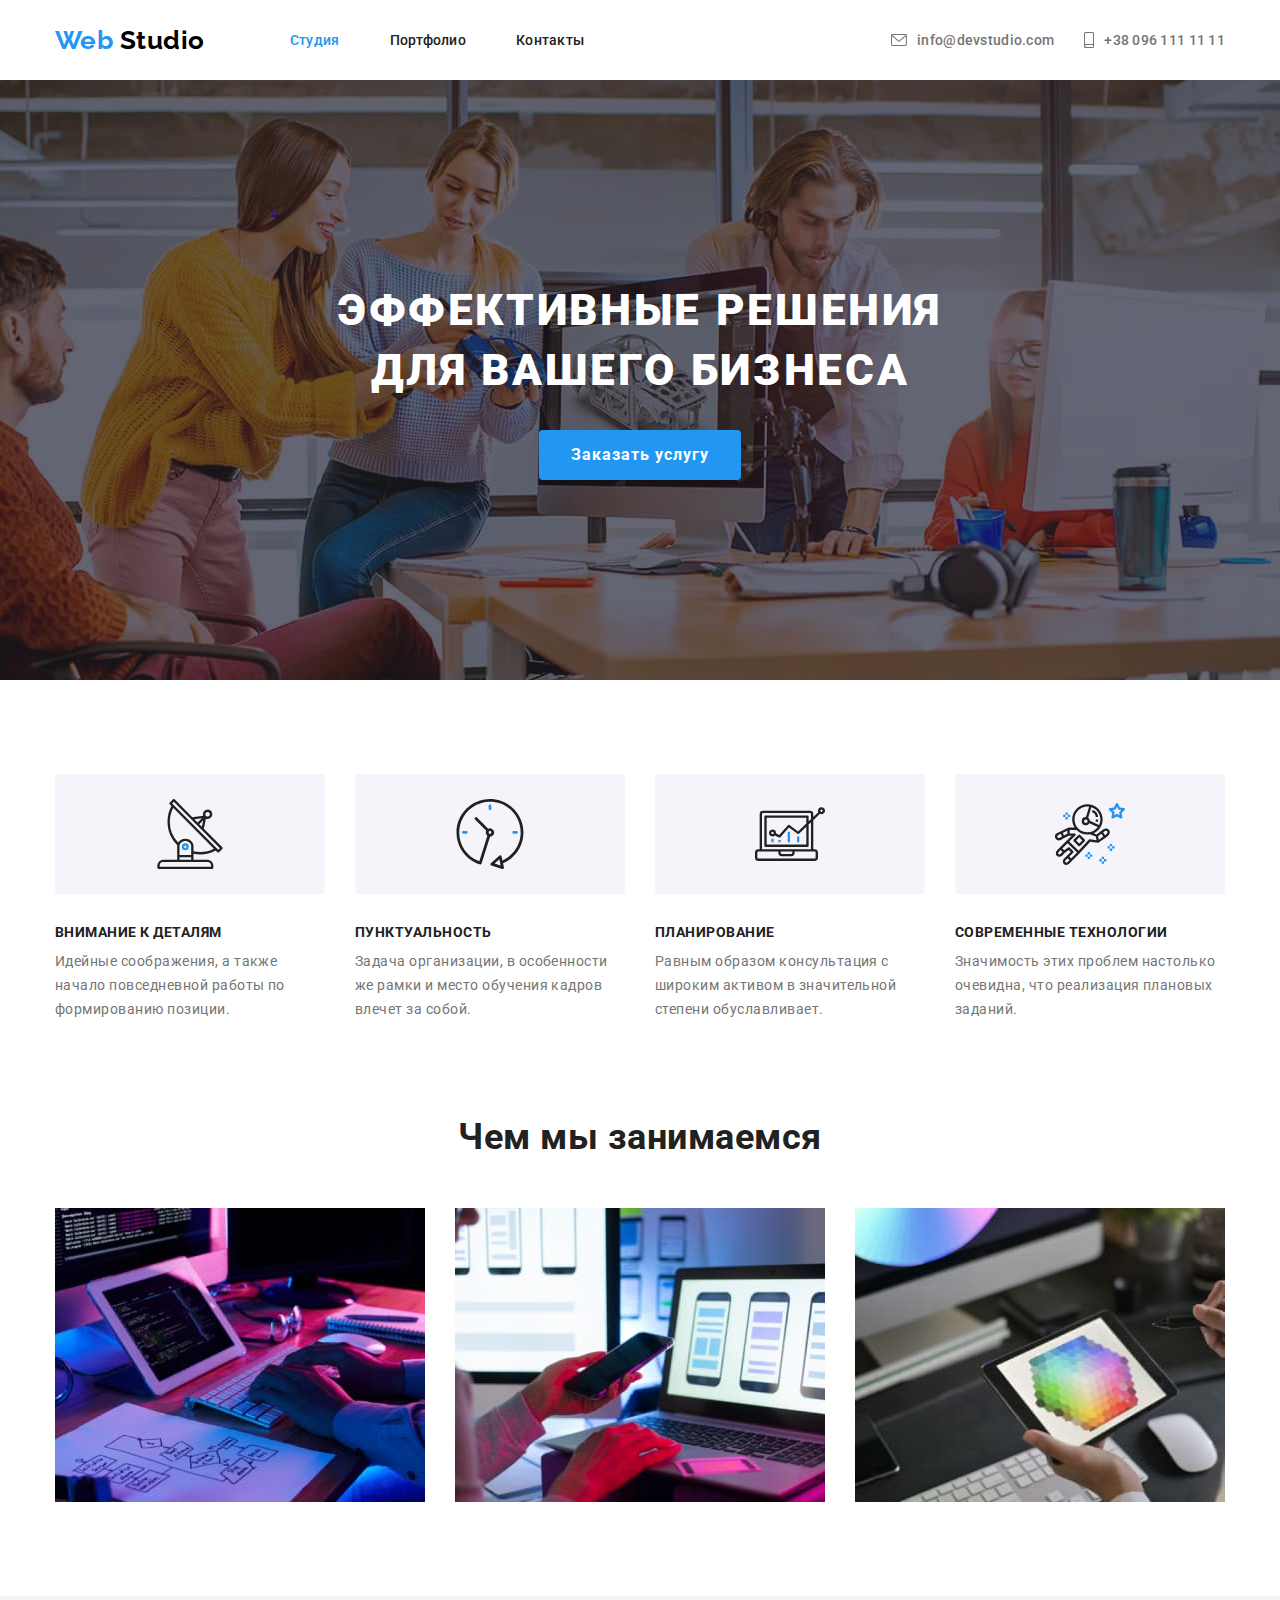
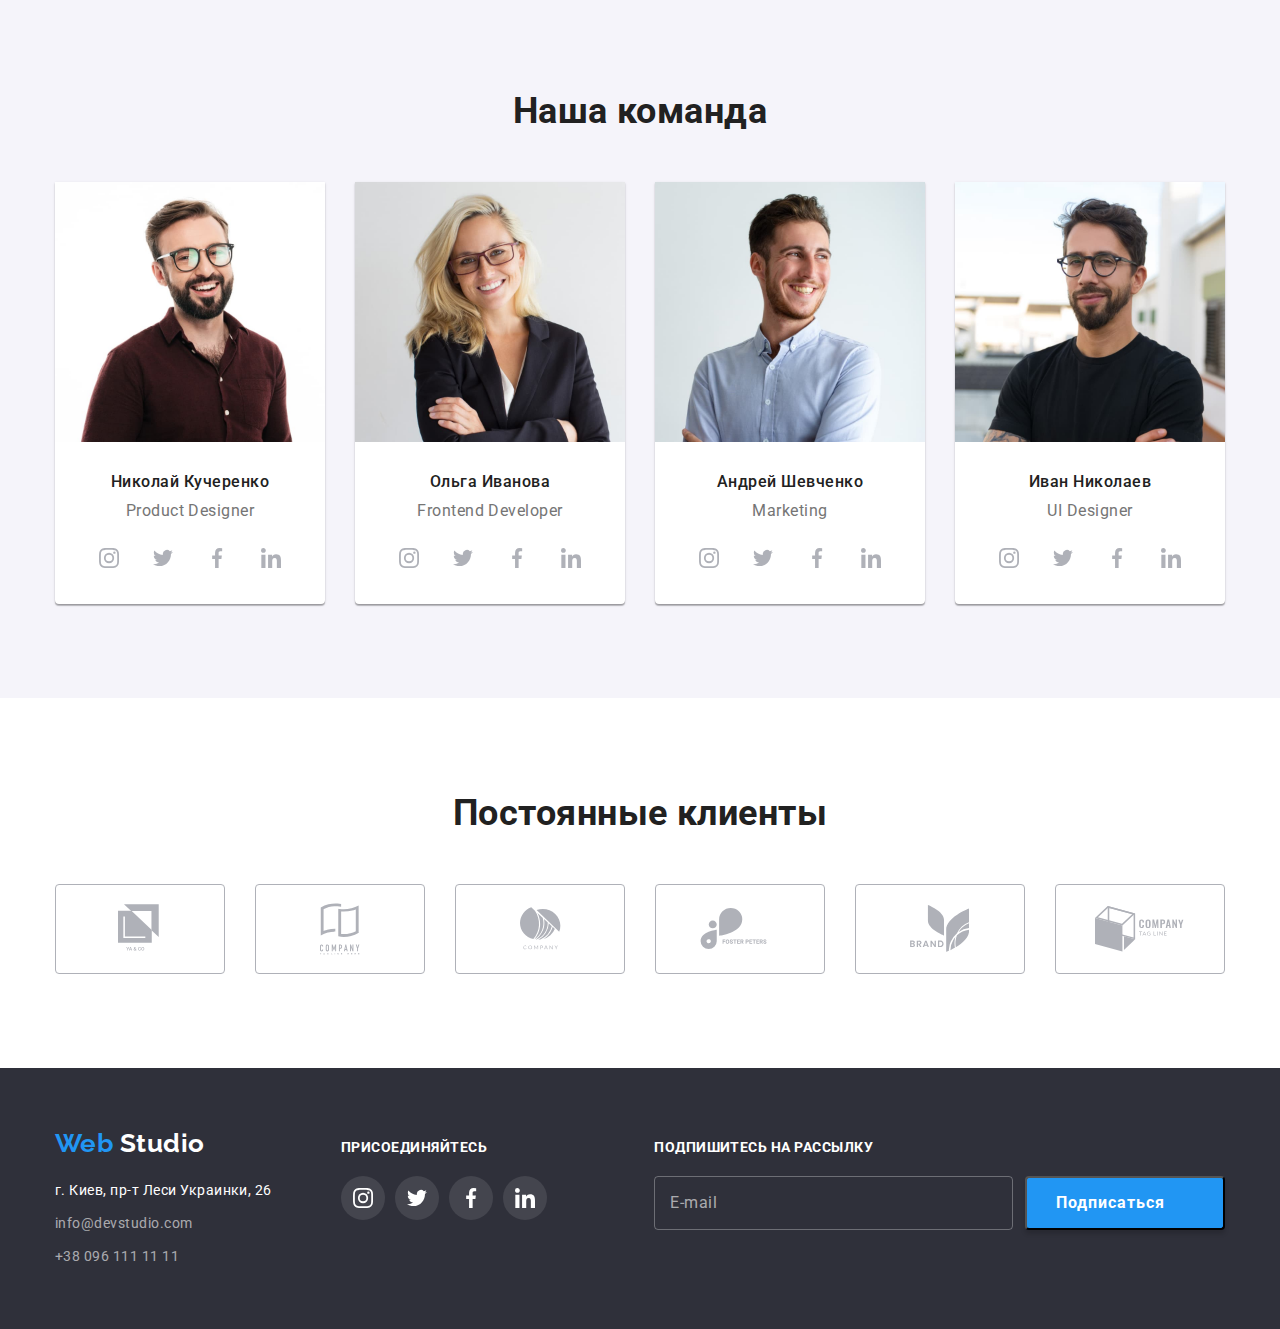
<file: index.html>
<!DOCTYPE html>
<html lang="ru">
    <head>
        <meta charset="UTF-8" />
        <meta name="viewport" content="width=device-width, initial-scale=1.0" />
        <title>Studio</title>
        <link href="https://fonts.googleapis.com/css2?family=Raleway:wght@700&family=Roboto:wght@400;500;700;900&display=swap" rel="stylesheet" />
        <link rel="stylesheet" href="./css/normalize.css" />
        <link rel="stylesheet" href="./css/styles.css" />
        <link rel="stylesheet" href="./css/studio.css" />
    </head>
    <body>
        <header>
            <div class="container page-header">
                <nav class="header-nav">
                    <a href="./" class="logo"> <span>Web </span>Studio</a>
                    <ul class="site-nav list">
                        <li class="item"><a href="./index.html" class="link current">Студия</a></li>
                        <li class="item"><a href="./portfolio.html" class="link">Портфолио</a></li>
                        <li class="item"><a href="#" class="link">Контакты</a></li>
                    </ul>
                </nav>
                <ul class="contacts list">
                    <li class="contacts item">
                        <a href="mailto:info@devstudio.com" class="link" target="_blank" rel="noopener noreferrer">
                            <svg class="contacts-icon envelope">
                                <use href="./images/sprite.svg#icon-envelope"></use>
                            </svg>
                            info@devstudio.com
                        </a>
                    </li>
                    <li class="contacts item">
                        <a href="tel:+380961111111" class="link" target="_blank" rel="noopener noreferrer">
                            <svg class="contacts-icon smartphone">
                                <use href="./images/sprite.svg#icon-smartphone"></use>
                            </svg>
                            +38 096 111 11 11
                        </a>
                    </li>
                </ul>
            </div>
        </header>
        <main>
            <!--Герой-->
            <section class="hero">
                <div class="hero-container">
                    <h1 class="hero-title">Эффективные решения для вашего бизнеса</h1>
                    <button type="button" class="btn-main">Заказать услугу</button>
                </div>
            </section>
            <!--Преимущества-->
            <section class="features no-padding">
                <div class="container">
                    <h2 hidden class="visually-hidden">Advantage</h2>
                    <ul class="features-list list">
                        <li class="features-item">
                            <div class="features-icon-bg">
                                <svg class="features-icon">
                                    <use href="./images/sprite.svg#icon-antenna"></use>
                                </svg>
                            </div>
                            <h3 class="features-title">Внимание к деталям</h3>
                            <p>Идейные соображения, а также начало повседневной работы по формированию позиции.</p>
                        </li>
                        <li class="features-item">
                            <div class="features-icon-bg">
                                <svg class="features-icon">
                                    <use href="./images/sprite.svg#icon-clock"></use>
                                </svg>
                            </div>
                            <h3 class="features-title">Пунктуальность</h3>
                            <p>Задача организации, в особенности же рамки и место обучения кадров влечет за собой.</p>
                        </li>
                        <li class="features-item">
                            <div class="features-icon-bg">
                                <svg class="features-icon">
                                    <use href="./images/sprite.svg#icon-diagram"></use>
                                </svg>
                            </div>
                            <h3 class="features-title">Планирование</h3>
                            <p>Равным образом консультация с широким активом в значительной степени обуславливает.</p>
                        </li>
                        <li class="features-item">
                            <div class="features-icon-bg">
                                <svg class="features-icon">
                                    <use href="./images/sprite.svg#icon-astronaut"></use>
                                </svg>
                            </div>
                            <h3 class="features-title">Современные технологии</h3>
                            <p>Значимость этих проблем настолько очевидна, что реализация плановых заданий.</p>
                        </li>
                    </ul>
                </div>
            </section>
            <!--Чем мы занимаемся-->
            <section class="services">
                <div class="container">
                    <h2 class="section-title">Чем мы занимаемся</h2>
                    <ul class="services-list list">
                        <li class="flex-element">
                            <img src="./images/img1.jpg" alt="Десктопные приложения" width="370" />
                        </li>
                        <li class="flex-element">
                            <img src="./images/img2.jpg" alt="Мобильные приложения" width="370" />
                        </li>
                        <li class="flex-element">
                            <img src="./images/img3.jpg" alt="Дизайнерские решения веб" width="370" />
                        </li>
                    </ul>
                </div>
            </section>
            <!--Наша команда-->
            <section class="team">
                <div class="container">
                    <h2 class="section-title">Наша команда</h2>
                    <ul class="team-list list">
                        <li class="team-card">
                            <img src="images/img4.jpg" alt="Николай Кучеренко" width="270" />
                            <div class="team-main-info">
                                <h3>Николай Кучеренко</h3>
                                <p>Product Designer</p>
                                <ul class="social-icons-list list">
                                    <li class="social-icons-item">
                                        <a href="#" class="social-icons-link" target="_blank" rel="noopener noreferrer" aria-label="ссылка на Инстаграм">
                                            <svg class="social-icon" width="20" height="20">
                                                <use href="./images/sprite.svg#icon-instagram"></use>
                                            </svg>
                                        </a>
                                    </li>
                                    <li class="social-icons-item">
                                        <a href="#" class="social-icons-link" target="_blank" rel="noopener norefferer" aria-label="ссылка на Твиттер">
                                            <svg class="social-icon" width="20" height="20">
                                                <use href="./images/sprite.svg#icon-twitter"></use>
                                            </svg>
                                        </a>
                                    </li>
                                    <li class="social-icons-item">
                                        <a href="#" class="social-icons-link" target="_blank" rel="noopener norefferer" aria-label="ссылка на Фейсбук">
                                            <svg class="social-icon" width="20" height="20">
                                                <use href="./images/sprite.svg#icon-facebook"></use>
                                            </svg>
                                        </a>
                                    </li>
                                    <li class="social-icons-item">
                                        <a href="#" class="social-icons-link" target="_blank" rel="noopener norefferer" aria-label="ссылка на Линкэдин">
                                            <svg class="social-icon" width="20" height="20">
                                                <use href="./images/sprite.svg#icon-linkedin"></use>
                                            </svg>
                                        </a>
                                    </li>
                                </ul>
                            </div>
                        </li>
                        <li class="team-card">
                            <img src="./images/img5.jpg" alt="Ольга Иванова" width="270" />
                            <div class="team-main-info">
                                <h3>Ольга Иванова</h3>
                                <p>Frontend Developer</p>
                                <ul class="social-icons-list list">
                                    <li class="social-icons-item">
                                        <a href="#" class="social-icons-link" target="_blank" rel="noopener noreferrer" aria-label="ссылка на Инстаграм">
                                            <svg class="social-icon" width="20" height="20">
                                                <use href="./images/sprite.svg#icon-instagram"></use>
                                            </svg>
                                        </a>
                                    </li>
                                    <li class="social-icons-item">
                                        <a href="#" class="social-icons-link" target="_blank" rel="noopener norefferer" aria-label="ссылка на Твиттер">
                                            <svg class="social-icon" width="20" height="20">
                                                <use href="./images/sprite.svg#icon-twitter"></use>
                                            </svg>
                                        </a>
                                    </li>
                                    <li class="social-icons-item">
                                        <a href="#" class="social-icons-link" target="_blank" rel="noopener norefferer" aria-label="ссылка на Фейсбук">
                                            <svg class="social-icon" width="20" height="20">
                                                <use href="./images/sprite.svg#icon-facebook"></use>
                                            </svg>
                                        </a>
                                    </li>
                                    <li class="social-icons-item">
                                        <a href="#" class="social-icons-link" target="_blank" rel="noopener norefferer" aria-label="ссылка на Линкэдин">
                                            <svg class="social-icon" width="20" height="20">
                                                <use href="./images/sprite.svg#icon-linkedin"></use>
                                            </svg>
                                        </a>
                                    </li>
                                </ul>
                            </div>
                        </li>
                        <li class="team-card">
                            <img src="./images/img6.jpg" alt="Андрей Шевченко" width="270" />
                            <div class="team-main-info">
                                <h3>Андрей Шевченко</h3>
                                <p>Marketing</p>
                                <ul class="social-icons-list list">
                                    <li class="social-icons-item">
                                        <a href="#" class="social-icons-link" target="_blank" rel="noopener noreferrer" aria-label="ссылка на Инстаграм">
                                            <svg class="social-icon" width="20" height="20">
                                                <use href="./images/sprite.svg#icon-instagram"></use>
                                            </svg>
                                        </a>
                                    </li>
                                    <li class="social-icons-item">
                                        <a href="#" class="social-icons-link" target="_blank" rel="noopener norefferer" aria-label="ссылка на Твиттер">
                                            <svg class="social-icon" width="20" height="20">
                                                <use href="./images/sprite.svg#icon-twitter"></use>
                                            </svg>
                                        </a>
                                    </li>
                                    <li class="social-icons-item">
                                        <a href="#" class="social-icons-link" target="_blank" rel="noopener norefferer" aria-label="ссылка на Фейсбук">
                                            <svg class="social-icon" width="20" height="20">
                                                <use href="./images/sprite.svg#icon-facebook"></use>
                                            </svg>
                                        </a>
                                    </li>
                                    <li class="social-icons-item">
                                        <a href="#" class="social-icons-link" target="_blank" rel="noopener norefferer" aria-label="ссылка на Линкэдин">
                                            <svg class="social-icon" width="20" height="20">
                                                <use href="./images/sprite.svg#icon-linkedin"></use>
                                            </svg>
                                        </a>
                                    </li>
                                </ul>
                            </div>
                        </li>
                        <li class="team-card">
                            <img src="./images/img7.jpg" alt="Иван Николаев" width="270" />
                            <div class="team-main-info">
                                <h3>Иван Николаев</h3>
                                <p>UI Designer</p>
                                <ul class="social-icons-list list">
                                    <li class="social-icons-item">
                                        <a href="#" class="social-icons-link" target="_blank" rel="noopener noreferrer" aria-label="ссылка на Инстаграм">
                                            <svg class="social-icon" width="20" height="20">
                                                <use href="./images/sprite.svg#icon-instagram"></use>
                                            </svg>
                                        </a>
                                    </li>
                                    <li class="social-icons-item">
                                        <a href="#" class="social-icons-link" target="_blank" rel="noopener norefferer" aria-label="ссылка на Твиттер">
                                            <svg class="social-icon" width="20" height="20">
                                                <use href="./images/sprite.svg#icon-twitter"></use>
                                            </svg>
                                        </a>
                                    </li>
                                    <li class="social-icons-item">
                                        <a href="#" class="social-icons-link" target="_blank" rel="noopener norefferer" aria-label="ссылка на Фейсбук">
                                            <svg class="social-icon" width="20" height="20">
                                                <use href="./images/sprite.svg#icon-facebook"></use>
                                            </svg>
                                        </a>
                                    </li>
                                    <li class="social-icons-item">
                                        <a href="#" class="social-icons-link" target="_blank" rel="noopener norefferer" aria-label="ссылка на Линкэдин">
                                            <svg class="social-icon" width="20" height="20">
                                                <use href="./images/sprite.svg#icon-linkedin"></use>
                                            </svg>
                                        </a>
                                    </li>
                                </ul>
                            </div>
                        </li>
                    </ul>
                </div>
            </section>
            <!--Наши клиенты-->
            <section class="clients">
                <div class="container studio">
                    <h2 class="section-title">Постоянные клиенты</h2>
                    <ul class="clients-list list">
                        <li class="clients-item">
                            <a href="#" class="clients-link" target="_blank" rel="noopener noreferrer" aria-label="YA&KO">
                                <svg class="clients-icon" width="45" height="50">
                                    <use href="./images/sprite.svg#icon-logo1"></use>
                                </svg>
                            </a>
                        </li>
                        <li class="clients-item">
                            <a href="#" class="clients-link" target="_blank" rel="noopener noreferrer" aria-label="Company Tagline Here">
                                <svg class="clients-icon" width="40" height="52">
                                    <use href="./images/sprite.svg#icon-logo2"></use>
                                </svg>
                            </a>
                        </li>
                        <li class="clients-item">
                            <a href="#" class="clients-link" target="_blank" rel="noopener noreferrer" aria-label="Company">
                                <svg class="clients-icon" width="41" height="43">
                                    <use href="./images/sprite.svg#icon-logo3"></use>
                                </svg>
                            </a>
                        </li>
                        <li class="clients-item">
                            <a href="#" class="clients-link" target="_blank" rel="noopener noreferrer" aria-label="Foster Peretrs">
                                <svg class="clients-icon" width="80" height="42">
                                    <use href="./images/sprite.svg#icon-logo4"></use>
                                </svg>
                            </a>
                        </li>
                        <li class="clients-item">
                            <a href="#" class="clients-link" target="_blank" rel="noopener noreferrer" aria-label="Brand">
                                <svg class="clients-icon" width="59" height="47">
                                    <use href="./images/sprite.svg#icon-logo5"></use>
                                </svg>
                            </a>
                        </li>
                        <li class="clients-item">
                            <a href="#" class="clients-link" target="_blank" rel="noopener noreferrer" aria-label="Company Tag Line">
                                <svg class="clients-icon" width="89" height="46">
                                    <use href="./images/sprite.svg#icon-logo6"></use>
                                </svg>
                            </a>
                        </li>
                    </ul>
                </div>
            </section>
        </main>

        <!-- Футер -->

        <footer class="footer">
            <div class="footer-flexbox container">
                <div class="footer-block-contacts">
                    <div class="footer-address-contacts">
                        <a href="./" class="logo logo-footer"> <span>Web </span>Studio</a>
                        <address class="address">
                            <ul class="list">
                                <li class="address-item">г. Киев, пр-т Леси Украинки, 26</li>
                                <li class="address-contacts">
                                    <a href="mailto:info@devstudio.com" class="link" target="_blank" rel="noopener noreferrer">
                                        info@devstudio.com
                                    </a>
                                </li>
                                <li class="address-contacts">
                                    <a href="tel:+380961111111" class="link" target="_blank" rel="noopener noreferrer">
                                        +38 096 111 11 11
                                    </a>
                                </li>
                            </ul>
                        </address>
                    </div>
                    <div class="footer-social-contacts">
                        <p>
                            <b class="call-to-activity">Присоединяйтесь</b>
                        </p>
                        <ul class="footer-social-icons-list list">
                            <li class="footer-social-icons-item">
                                <a href="#" class="footer-social-icons-link" target="_blank" rel="noopener noreferrer" aria-label="ссылка на Инстаграм">
                                    <svg class="footer-social-icon" width="20" height="20">
                                        <use href="./images/sprite.svg#icon-instagram"></use>
                                    </svg>
                                </a>
                            </li>
                            <li class="footer-social-icons-item">
                                <a href="#" class="footer-social-icons-link" target="_blank" rel="noopener norefferer" aria-label="ссылка на Твиттер">
                                    <svg class="footer-social-icon" width="20" height="20">
                                        <use href="./images/sprite.svg#icon-twitter"></use>
                                    </svg>
                                </a>
                            </li>
                            <li class="footer-social-icons-item">
                                <a href="#" class="footer-social-icons-link" target="_blank" rel="noopener norefferer" aria-label="ссылка на Фейсбук">
                                    <svg class="footer-social-icon" width="20" height="20">
                                        <use href="./images/sprite.svg#icon-facebook"></use>
                                    </svg>
                                </a>
                            </li>
                            <li class="footer-social-icons-item">
                                <a href="#" class="footer-social-icons-link" target="_blank" rel="noopener norefferer" aria-label="ссылка на Линкэдин">
                                    <svg class="footer-social-icon" width="20" height="20">
                                        <use href="./images/sprite.svg#icon-linkedin"></use>
                                    </svg>
                                </a>
                            </li>
                        </ul>
                    </div>
                </div>
                <div class="footer-form">
                    <p>
                        <b class="call-to-activity">Подпишитесь на рассылку</b>
                    </p>
                    <div class="input-form">
                        <div class="email-input">E-mail</div>
                        <button type="button" class="btn-footer">Подписаться</button>
                    </div>
                </div>
            </div>
        </footer>
    </body>
</html>
</file>
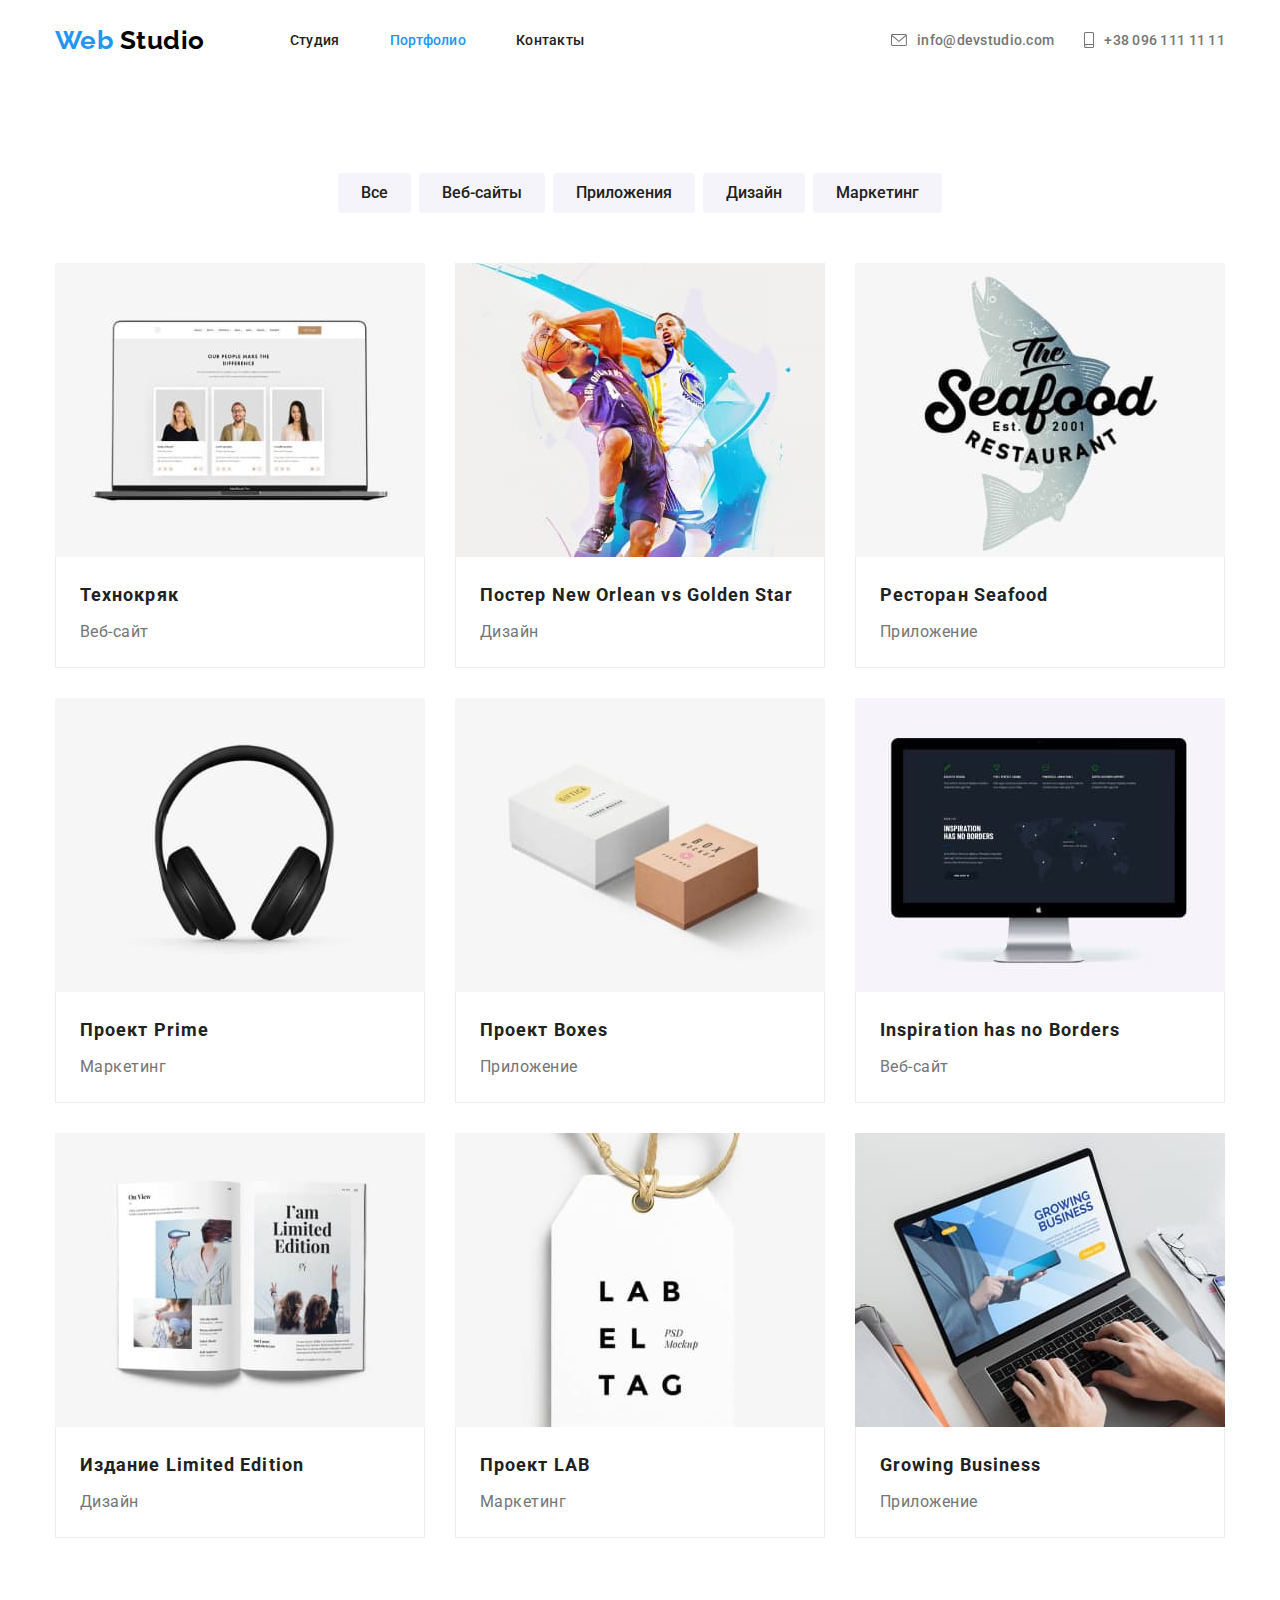
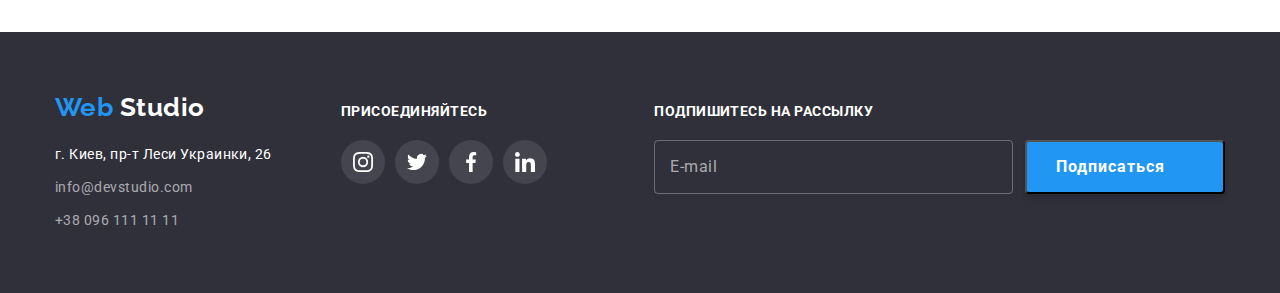
<file: portfolio.html>
<!DOCTYPE html>
<html lang="ru">
    <head>
        <meta charset="UTF-8" />
        <meta name="viewport" content="width=device-width, initial-scale=1.0" />
        <title>Portfolio</title>
        <link href="https://fonts.googleapis.com/css2?family=Raleway:wght@700&family=Roboto:wght@400;500;700;900&display=swap" rel="stylesheet" />
        <link rel="stylesheet" href="./css/normalize.css" />
        <link rel="stylesheet" href="./css/styles.css" />
        <link rel="stylesheet" href="./css/portfolio.css" />
    </head>
    <body>
        <header>
            <div class="container page-header">
                <nav class="header-nav">
                    <a href="./" class="logo"> <span>Web </span>Studio</a>
                    <ul class="site-nav list">
                        <li class="item"><a href="./index.html" class="link">Студия</a></li>
                        <li class="item"><a href="./portfolio.html" class="link current">Портфолио</a></li>
                        <li class="item"><a href="#" class="link">Контакты</a></li>
                    </ul>
                </nav>
                <ul class="contacts list">
                    <li class="contacts item">
                        <a href="mailto:info@devstudio.com" class="link" target="_blank" rel="noopener noreferrer">
                            <svg class="contacts-icon envelope">
                                <use href="./images/sprite.svg#icon-envelope"></use>
                            </svg>
                            info@devstudio.com
                        </a>
                    </li>
                    <li class="contacts item">
                        <a href="tel:+380961111111" class="link" target="_blank" rel="noopener noreferrer">
                            <svg class="contacts-icon smartphone">
                                <use href="./images/sprite.svg#icon-smartphone"></use>
                            </svg>
                            +38 096 111 11 11
                        </a>
                    </li>
                </ul>
            </div>
        </header>
        <main>
            <section class="portfolio container">
                <h1 hidden class="visually-hidden">Портфолио</h1>
                <!-- Фильтр -->
                <ul class="portfolio-filter list">
                    <li class="item"><button type="button" class="btn">Все</button></li>
                    <li class="item"><button type="button" class="btn">Веб-сайты</button></li>
                    <li class="item"><button type="button" class="btn">Приложения</button></li>
                    <li class="item"><button type="button" class="btn">Дизайн</button></li>
                    <li class="item"><button type="button" class="btn">Маркетинг</button></li>
                </ul>
                <!-- Карточки -->
                <ul class="portolio-list list">
                    <li class="portfolio-projects">
                        <a href="" target="_blank" rel="noopener noreferrer">
                            <img src="./images/project1.jpg" alt="Ноутбук" width="370" height="294" />
                            <div class="portfolio-projects-desc">
                                <h2 class="projects-title">Технокряк</h2>
                                <p class="projects-subtitle">Веб-сайт</p>
                                <p></p>
                            </div>
                        </a>
                    </li>
                    <li class="portfolio-projects">
                        <a href="" target="_blank" rel="noopener noreferrer">
                            <img src="./images/project2.jpg" alt="Постер Баскетбол" width="370" height="294" />
                            <div class="portfolio-projects-desc">
                                <h2 class="projects-title">Постер New Orlean vs Golden Star</h2>
                                <p class="projects-subtitle">Дизайн</p>
                                <p></p>
                            </div>
                        </a>
                    </li>
                    <li class="portfolio-projects">
                        <a href="" target="_blank" rel="noopener noreferrer">
                            <img src="./images/project3.jpg" alt="Рестран рыбный" width="370" height="294" />
                            <div class="portfolio-projects-desc">
                                <h2 class="projects-title">Ресторан Seafood</h2>
                                <p class="projects-subtitle">Приложение</p>
                                <p></p>
                            </div>
                        </a>
                    </li>
                    <li class="portfolio-projects">
                        <a href="" target="_blank" rel="noopener noreferrer">
                            <img src="./images/project4.jpg" alt="Наушники" width="370" height="294" />
                            <div class="portfolio-projects-desc">
                                <h2 class="projects-title">Проект Prime</h2>
                                <p class="projects-subtitle">Маркетинг</p>
                                <p></p>
                            </div>
                        </a>
                    </li>
                    <li class="portfolio-projects">
                        <a href="" target="_blank" rel="noopener noreferrer">
                            <img src="./images/project5.jpg" alt="Две коробки" width="370" height="294" />
                            <div class="portfolio-projects-desc">
                                <h2 class="projects-title">Проект Boxes</h2>
                                <p class="projects-subtitle">Приложение</p>
                                <p></p>
                            </div>
                        </a>
                    </li>
                    <li class="portfolio-projects">
                        <a href="" target="_blank" rel="noopener noreferrer">
                            <img src="./images/project6.jpg" alt="Монитор с темной заставкой" width="370" height="294" />
                            <div class="portfolio-projects-desc">
                                <h2 class="projects-title">Inspiration has no Borders</h2>
                                <p class="projects-subtitle">Веб-сайт</p>
                                <p></p>
                            </div>
                        </a>
                    </li>
                    <li class="portfolio-projects">
                        <a href="" target="_blank" rel="noopener noreferrer">
                            <img src="./images/project7.jpg" alt="Развернутая книга" width="370" height="294" />
                            <div class="portfolio-projects-desc">
                                <h2 class="projects-title">Издание Limited Edition</h2>
                                <p class="projects-subtitle">Дизайн</p>
                                <p></p>
                            </div>
                        </a>
                    </li>
                    <li class="portfolio-projects">
                        <a href="" target="_blank" rel="noopener noreferrer">
                            <img src="./images/project8.jpg" alt="Бирка" width="370" height="294" />
                            <div class="portfolio-projects-desc">
                                <h2 class="projects-title">Проект LAB</h2>
                                <p class="projects-subtitle">Маркетинг</p>
                                <p></p>
                            </div>
                        </a>
                    </li>
                    <li class="portfolio-projects">
                        <a href="" target="_blank" rel="noopener noreferrer">
                            <img src="./images/project9.jpg" alt="Ноутбук" width="370" height="294" />
                            <div class="portfolio-projects-desc">
                                <h2 class="projects-title">Growing Business</h2>
                                <p class="projects-subtitle">Приложение</p>
                                <p></p>
                            </div>
                        </a>
                    </li>
                </ul>
            </section>
        </main>

        <!-- Футер -->
        <footer class="footer">
            <div class="footer-flexbox container">
                <div class="footer-block-contacts">
                    <div class="footer-address-contacts">
                        <a href="./" class="logo logo-footer"> <span>Web </span>Studio</a>
                        <address class="address">
                            <ul class="list">
                                <li class="address-item">г. Киев, пр-т Леси Украинки, 26</li>
                                <li class="address-contacts">
                                    <a href="mailto:info@devstudio.com" class="link" target="_blank" rel="noopener noreferrer">
                                        info@devstudio.com
                                    </a>
                                </li>
                                <li class="address-contacts">
                                    <a href="tel:+380961111111" class="link" target="_blank" rel="noopener noreferrer">
                                        +38 096 111 11 11
                                    </a>
                                </li>
                            </ul>
                        </address>
                    </div>
                    <div class="footer-social-contacts">
                        <p>
                            <b class="call-to-activity">Присоединяйтесь</b>
                        </p>
                        <ul class="footer-social-icons-list list">
                            <li class="footer-social-icons-item">
                                <a href="#" class="footer-social-icons-link" target="_blank" rel="noopener noreferrer" aria-label="ссылка на Инстаграм">
                                    <svg class="footer-social-icon" width="20" height="20">
                                        <use href="./images/sprite.svg#icon-instagram"></use>
                                    </svg>
                                </a>
                            </li>
                            <li class="footer-social-icons-item">
                                <a href="#" class="footer-social-icons-link" target="_blank" rel="noopener norefferer" aria-label="ссылка на Твиттер">
                                    <svg class="footer-social-icon" width="20" height="20">
                                        <use href="./images/sprite.svg#icon-twitter"></use>
                                    </svg>
                                </a>
                            </li>
                            <li class="footer-social-icons-item">
                                <a href="#" class="footer-social-icons-link" target="_blank" rel="noopener norefferer" aria-label="ссылка на Фейсбук">
                                    <svg class="footer-social-icon" width="20" height="20">
                                        <use href="./images/sprite.svg#icon-facebook"></use>
                                    </svg>
                                </a>
                            </li>
                            <li class="footer-social-icons-item">
                                <a href="#" class="footer-social-icons-link" target="_blank" rel="noopener norefferer" aria-label="ссылка на Линкэдин">
                                    <svg class="footer-social-icon" width="20" height="20">
                                        <use href="./images/sprite.svg#icon-linkedin"></use>
                                    </svg>
                                </a>
                            </li>
                        </ul>
                    </div>
                </div>
                <div class="footer-form">
                    <p>
                        <b class="call-to-activity">Подпишитесь на рассылку</b>
                    </p>
                    <div class="input-form">
                        <div class="email-input">E-mail</div>
                        <button type="button" class="btn-footer">Подписаться</button>
                    </div>
                </div>
            </div>
        </footer>
    </body>
</html>
</file>
<file: css/styles.css>
:root {
    --primary-title-color: #212121;
    --primary-text-color: #757575;
    --accept-color: #2196f3;
    --white-color: #ffffff;
    --black-color: #000000;
    --footer-bg-color: #2f303a;
    --footer-text-color: rgba(255, 255, 255, 0.6);
}

html {
    box-sizing: border-box;
}

*,
*::before,
*::after {
    box-sizing: inherit;
}

body {
    font-family: 'Roboto', sans-serif;
    letter-spacing: 0.03em;
}

/* Утилиты */
a {
    display: block;
    text-decoration: none;
}

address {
    font-style: normal;
}

img {
    display: block;
}

.list {
    list-style: none;
    padding: 0;
    margin: 0;
}

.container {
    width: 1200px;
    margin-right: auto;
    margin-left: auto;
    padding-right: 15px;
    padding-left: 15px;
}

.visually-hidden {
    position: absolute !important;
    clip: rect(1px 1px 1px 1px);
    clip: rect(1px, 1px, 1px, 1px);
    padding: 0 !important;
    border: 0 !important;
    height: 1px !important;
    width: 1px !important;
    overflow: hidden;
}

/* Header */

.page-header {
    display: flex;
    align-items: center;
}

.header-nav {
    display: flex;
    align-items: center;
}

.logo {
    font-family: 'Raleway', sans-serif;
    font-weight: 700;
    font-size: 26px;
    line-height: 1.192;
    color: var(--black-color);
}

.logo span {
    color: var(--accept-color);
}

.site-nav {
    display: flex;
    margin-left: 85px;
}

.site-nav .item:not(:last-child) {
    margin-right: 50px;
}

.site-nav .link {
    padding-top: 32px;
    padding-bottom: 32px;

    font-weight: 500;
    font-size: 14px;
    line-height: 1.143;
    letter-spacing: 0.02em;
    color: var(--primary-title-color);
}

.site-nav .current {
    color: var(--accept-color);
}

.site-nav .link:hover,
.site-nav .link:focus {
    color: var(--accept-color);
}

.contacts {
    display: flex;
    margin-left: auto;
}

.contacts .item + .item {
    margin-left: 30px;
}

.contacts .link {
    display: flex;
    align-items: center;
    font-weight: 500;
    font-size: 14px;
    line-height: 1.143;
    letter-spacing: 0.02em;
    color: #757575;
}

.contacts-icon {
    margin-right: 10px;
    fill: currentColor;
}

.contacts-icon.envelope {
    width: 16px;
    height: 12px;
}

.contacts-icon.smartphone {
    width: 10px;
    height: 16px;
}

.contacts .link:hover,
.contacts .link:focus {
    color: var(--accept-color);
}

/* Футер */
.footer {
    background-color: #2f303a;
    color: var(--white-color);
}

.footer-flexbox {
    display: flex;
    justify-content: space-between;
    align-items: baseline;
    padding-top: 60px;
    padding-bottom: 60px;
}

.footer-block-contacts {
    display: flex;
    align-items: baseline;
}

.logo-footer {
    margin-bottom: 20px;
    color: var(--white-color);
}

.address > .list {
    font-weight: 400;
    font-size: 14px;
    line-height: 1.714;
}

.address-contacts a {
    margin-top: 9px;
    color: var(--footer-text-color);
}

.address .link:hover,
.address .link:focus {
    color: var(--accept-color);
}

.footer-social-contacts {
    margin-left: 69px;
}

.footer p {
    margin-top: 0;
    margin-bottom: 20px;
}

.call-to-activity {
    font-weight: 700;
    font-size: 14px;
    line-height: 1.143;
    text-transform: uppercase;
}

.footer-social-icons-list {
    display: flex;
    justify-content: center;
}
.footer-social-icons-link {
    display: flex;
    justify-content: center;
    align-items: center;
    width: 44px;
    height: 44px;
    border-radius: 50%;
    color: var(--white-color);
    background-color: rgba(255, 255, 255, 0.1);
}

.footer-social-icons-item:not(:last-child) {
    margin-right: 10px;
}

.footer-social-icons-link:hover,
.footer-social-icons-link:focus {
    background-color: var(--accept-color);
}

.footer-social-icon {
    fill: currentColor;
}

.input-form {
    display: flex;
}

.email-input {
    display: flex;
    align-items: center;
    border-radius: 4px;
    padding: 15px 295px 16px 15px;
    margin-right: 12px;
    font-weight: 400;
    font-size: 16px;
    line-height: 1.25;
    color: var(--footer-text-color);
    border: 1px solid rgba(255, 255, 255, 0.3);
}

.btn-footer {
    display: flex;
    align-items: center;
    min-width: 200px;
    min-height: 50px;
    padding: 10px 28px 10px 29px;
    border-radius: 4px;

    font-weight: 700;
    font-size: 16px;
    line-height: 1.875;
    text-align: center;
    letter-spacing: 0.06em;
    color: var(--white-color);
    background: var(--accept-color);
    box-shadow: 0px 4px 4px rgba(0, 0, 0, 0.15);
    cursor: pointer;
}
</file>
<file: css/studio.css>
section {
    padding-top: 94px;
    padding-bottom: 94px;
}

/* Секция героя */
.hero {
    display: flex;
    max-width: 1600px;
    min-height: 600px;
    margin-left: auto;
    margin-right: auto;

    background-color: #c4c4c4;
    background-image: linear-gradient(to right, rgba(47, 48, 58, 0.4), rgba(47, 48, 58, 0.4)), url(../images/hero-img.jpg);
    background-repeat: no-repeat;
    background-position: center;
    background-size: cover;
}

.hero-container {
    display: flex;
    flex-wrap: wrap;
    justify-content: center;
    max-width: 696px;
    margin: auto;
}

.hero-title {
    margin-top: 0;
    margin-bottom: 30px;

    font-weight: 900;
    font-size: 44px;
    line-height: 1.364;
    letter-spacing: 0.06em;
    text-align: center;
    text-transform: uppercase;
    color: var(--white-color);
}

.btn-main {
    /* display: inline-block; */
    border-radius: 4px;
    border: 0 solid transparent;
    min-width: 200px;
    padding: 10px 32px;

    font-weight: 700;
    font-size: 16px;
    line-height: 1.875;
    /* align-items: center; */
    /* text-align: center; */
    letter-spacing: 0.06em;
    color: #ffffff;
    background-color: var(--accept-color);
    box-shadow: 0px 4px 4px rgba(0, 0, 0, 0.15);
    cursor: pointer;
}

/* Заголовки секций */
.section-title {
    margin-top: 0;
    margin-bottom: 50px;
    font-weight: bold;
    font-size: 36px;
    line-height: 1.167;
    text-align: center;
    color: var(--primary-title-color);
}

/* Преимущества */

section.no-padding {
    padding-bottom: 0;
}

.features-list {
    display: flex;
}

.features-list > .features-item {
    width: calc((100% -90px) / 4);
}

.features-list > .features-item:not(:last-child) {
    margin-right: 30px;
}

.features-icon-bg {
    display: flex;
    justify-content: center;
    align-items: center;
    width: 270px;
    height: 120px;
    background-color: #f5f4fa;
    border-radius: 4px;
}

.features-icon {
    width: 70px;
    height: 70px;
}

.features-title {
    margin-top: 30px;
    margin-bottom: 10px;

    font-weight: 700;
    font-size: 14px;
    line-height: 1.143;
    text-transform: uppercase;
    color: var(--primary-title-color);
}

.features p {
    margin: 0;
    font-weight: 400;
    font-size: 14px;
    line-height: 1.714;
    color: var(--primary-text-color);
}

/* Чем мы занимаемся */
.services-list {
    display: flex;
    flex-wrap: wrap;
}

.services-list .flex-element {
    width: calc((100% - 60px) / 3);
}

.services-list .flex-element:not(:nth-child(3n)) {
    margin-right: 30px;
}

/* Наша команда */
.team {
    background-color: #f5f4fa;
}

.team-list {
    display: flex;
    flex-wrap: wrap;
}

.team-card {
    width: calc((100% - 90px) / 4);
    border-radius: 0px 0px 4px 4px;
    background-color: var(--white-color);
    box-shadow: 0px 1px 3px rgba(0, 0, 0, 0.12), 0px 1px 1px rgba(0, 0, 0, 0.14), 0px 2px 1px rgba(0, 0, 0, 0.2);
}

.team-list .team-card:not(:nth-child(4n)) {
    margin-right: 30px;
}

.team-main-info {
    padding-top: 30px;
    padding-bottom: 24px;
}

.team h3 {
    margin-top: 0;
    margin-bottom: 10px;

    font-weight: 500;
    font-size: 16px;
    line-height: 1.187;
    text-align: center;
    color: var(--primary-title-color);
}

.team p {
    margin-top: 0;
    margin-bottom: 16px;

    font-weight: 400;
    font-size: 16px;
    line-height: 1.187;
    text-align: center;
    color: var(--primary-text-color);
}

.social-icons-list {
    display: flex;
    justify-content: center;
}
.social-icons-link {
    display: flex;
    justify-content: center;
    align-items: center;
    width: 44px;
    height: 44px;
    border-radius: 50%;
    color: #afb1b8;
    background-color: transparent;
}

.social-icons-item:not(:last-child) {
    margin-right: 10px;
}

.social-icons-link:hover,
.social-icons-link:focus {
    color: var(--white-color);
    background-color: var(--accept-color);
}

.social-icon {
    fill: currentColor;
}

/* Наши клиенты */

.clients-list {
    display: flex;
    justify-content: center;
}

.clients-list .clients-item {
    width: calc((100% - 150px) / 6);
}

.clients-list .clients-item:not(:nth-child(6n)) {
    margin-right: 30px;
}

.clients-link {
    display: flex;
    justify-content: center;
    align-items: center;
    width: 170px;
    height: 90px;

    border: 1px solid #afb1b8;
    box-sizing: border-box;
    border-radius: 4px;
    color: #afb1b8;
}

.clients-icon {
    fill: currentColor;
}

.clients-link:hover,
.clients-link:focus {
    border-color: var(--accept-color);
    color: var(--accept-color);
}
</file>
<file: css/portfolio.css>
.portfolio {
    margin-top: 93px;
    margin-bottom: 94px;
}

/* Фильтр */
.portfolio-filter {
    display: flex;
    justify-content: center;
    margin-bottom: 50px;
}

.portfolio-filter .item:not(:last-child) {
    margin-right: 8px;
}

.btn {
    border: 1px solid transparent;
    border-radius: 4px;
    padding: 6px 22px;

    font-weight: 500;
    font-size: 16px;
    line-height: 1.625;
    text-align: center;
    color: var(--primary-title-color);
    background-color: #f5f4fa;
    cursor: pointer;
}

.btn:hover,
.btn:focus {
    background-color: var(--accept-color);
    color: var(--white-color);
    box-shadow: 0px 3px 1px rgba(0, 0, 0, 0.1), 0px 1px 2px rgba(0, 0, 0, 0.08), 0px 2px 2px rgba(0, 0, 0, 0.12);
}

/* Карточки */

img {
    display: block;
    max-width: 100%;
    height: auto;
}

.portolio-list {
    display: flex;
    flex-wrap: wrap;
}

.list > .portfolio-projects:not(:nth-child(3n)) {
    margin-right: 30px;
}

.list > .portfolio-projects:not(:nth-last-child(-n + 3)) {
    margin-bottom: 30px;
}

.portfolio-projects {
    width: 370px;
}

.portfolio-projects:hover,
.portfolio-projects:focus {
    box-shadow: 0px 1px 1px rgba(0, 0, 0, 0.12), 0px 4px 4px rgba(0, 0, 0, 0.06), 1px 4px 6px rgba(0, 0, 0, 0.16);
}

.portfolio-projects-desc {
    padding: 20px 24px;
    background-color: var(--white-color);
    border-right: 1px solid #eeeeee;
    border-bottom: 1px solid #eeeeee;
    border-left: 1px solid #eeeeee;
}

.portfolio-projects h2 {
    margin-top: 0;
    margin-bottom: 4px;
}

.portfolio-projects p {
    margin-top: 0;
    margin-bottom: 0;
}

.projects-title {
    font-weight: 700;
    font-size: 18px;
    line-height: 2;
    letter-spacing: 0.06em;
    color: var(--primary-title-color);
}

.projects-subtitle {
    font-weight: 400;
    font-size: 16px;
    line-height: 1.875;
    color: var(--primary-text-color);
}
</file>
